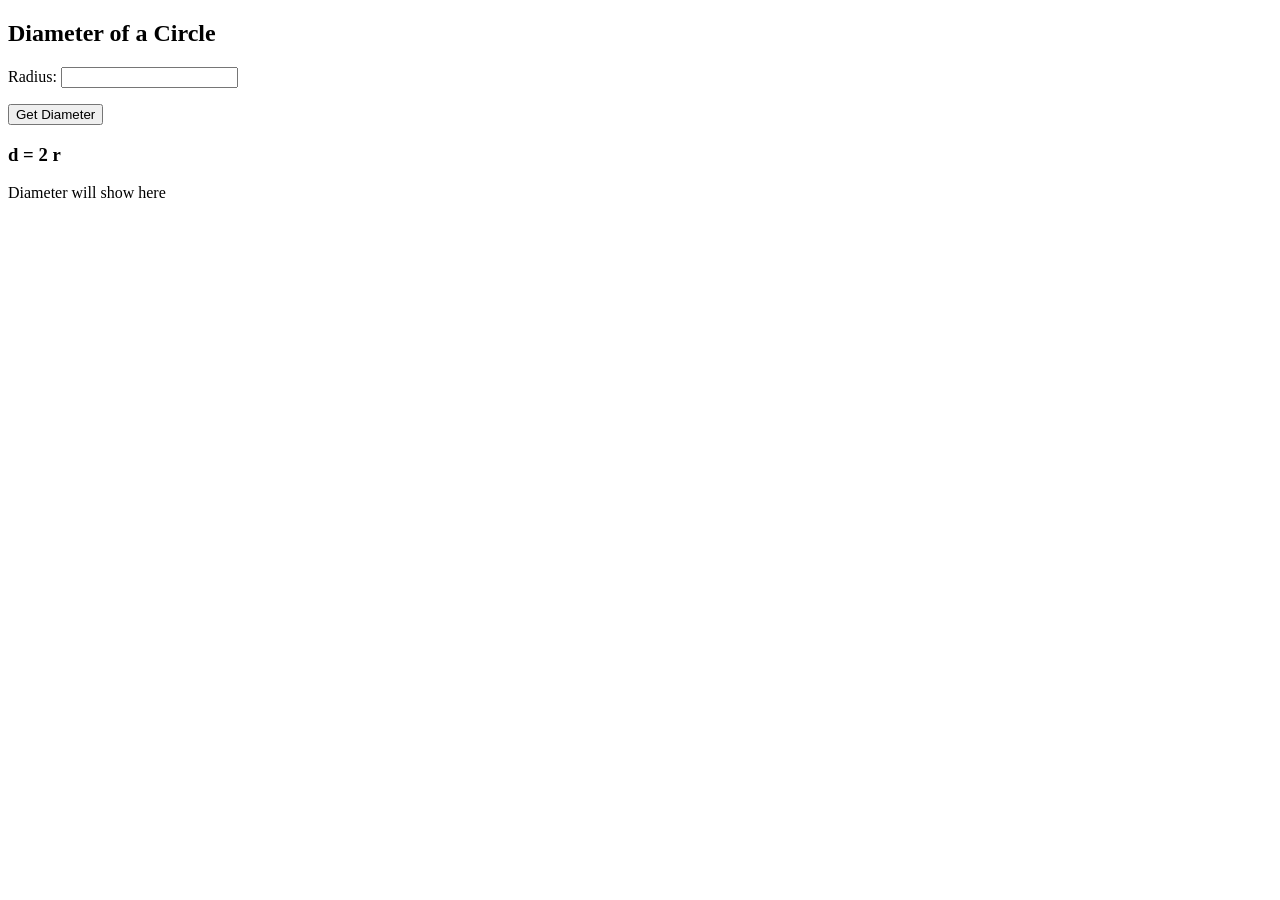
<file: diameter.html>
<!DOCTYPE html>
<html>
<head>
 <title> Diameter Formulas </title>
  <script> 
    function DiameterCircle() {
      let radius = document.getElementById("radiusInput").value;
      let diameter = 2 * radius;
      document.getElementById("demo").innerHTML = "Diameter:" + diameter;
    }
  </script>
</head>
<body>
  <h2> Diameter of a Circle</h2>
  <p> Radius: <input type="text" id="radiusInput"> </p>
  <button type="button" onclick="DiameterCircle() ">Get Diameter</button>

  <h3> d = 2 r</h3>
  <p id="demo"> Diameter will show here </p>
</body>
</html>
</file>
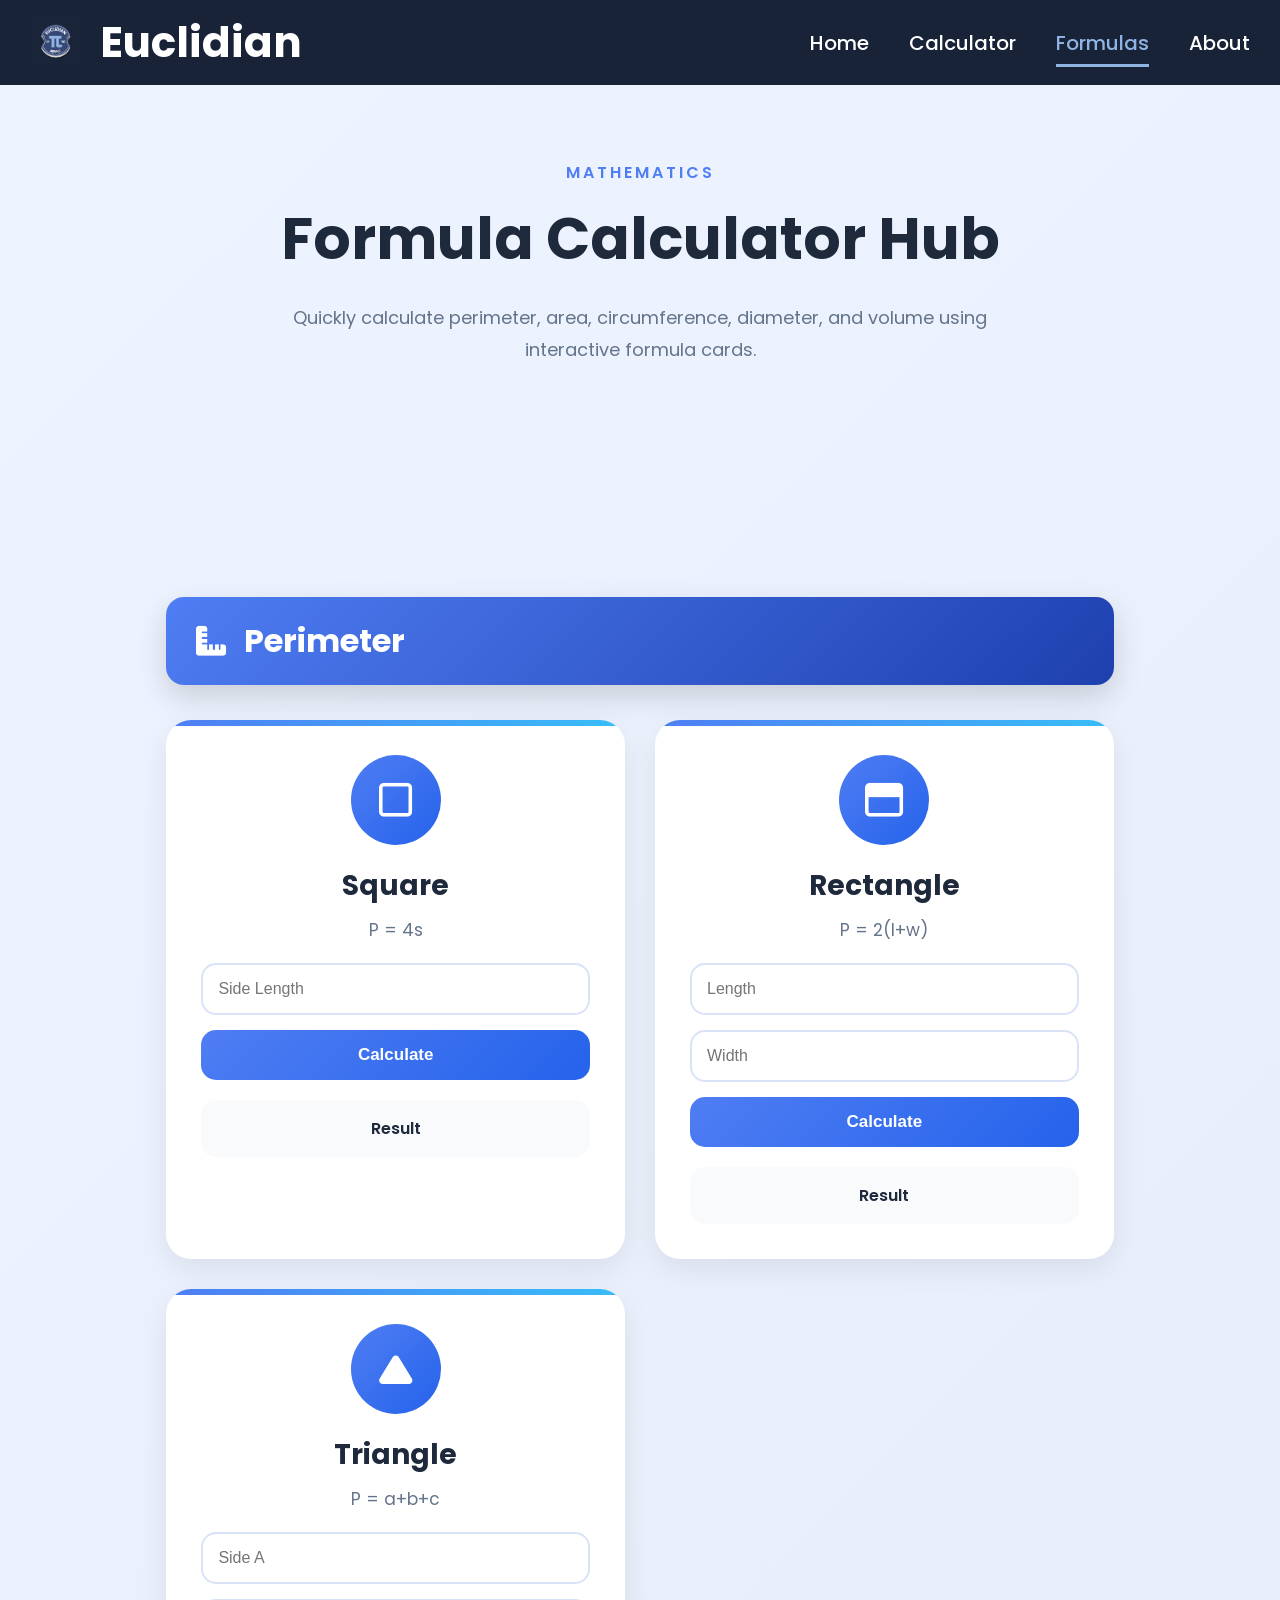
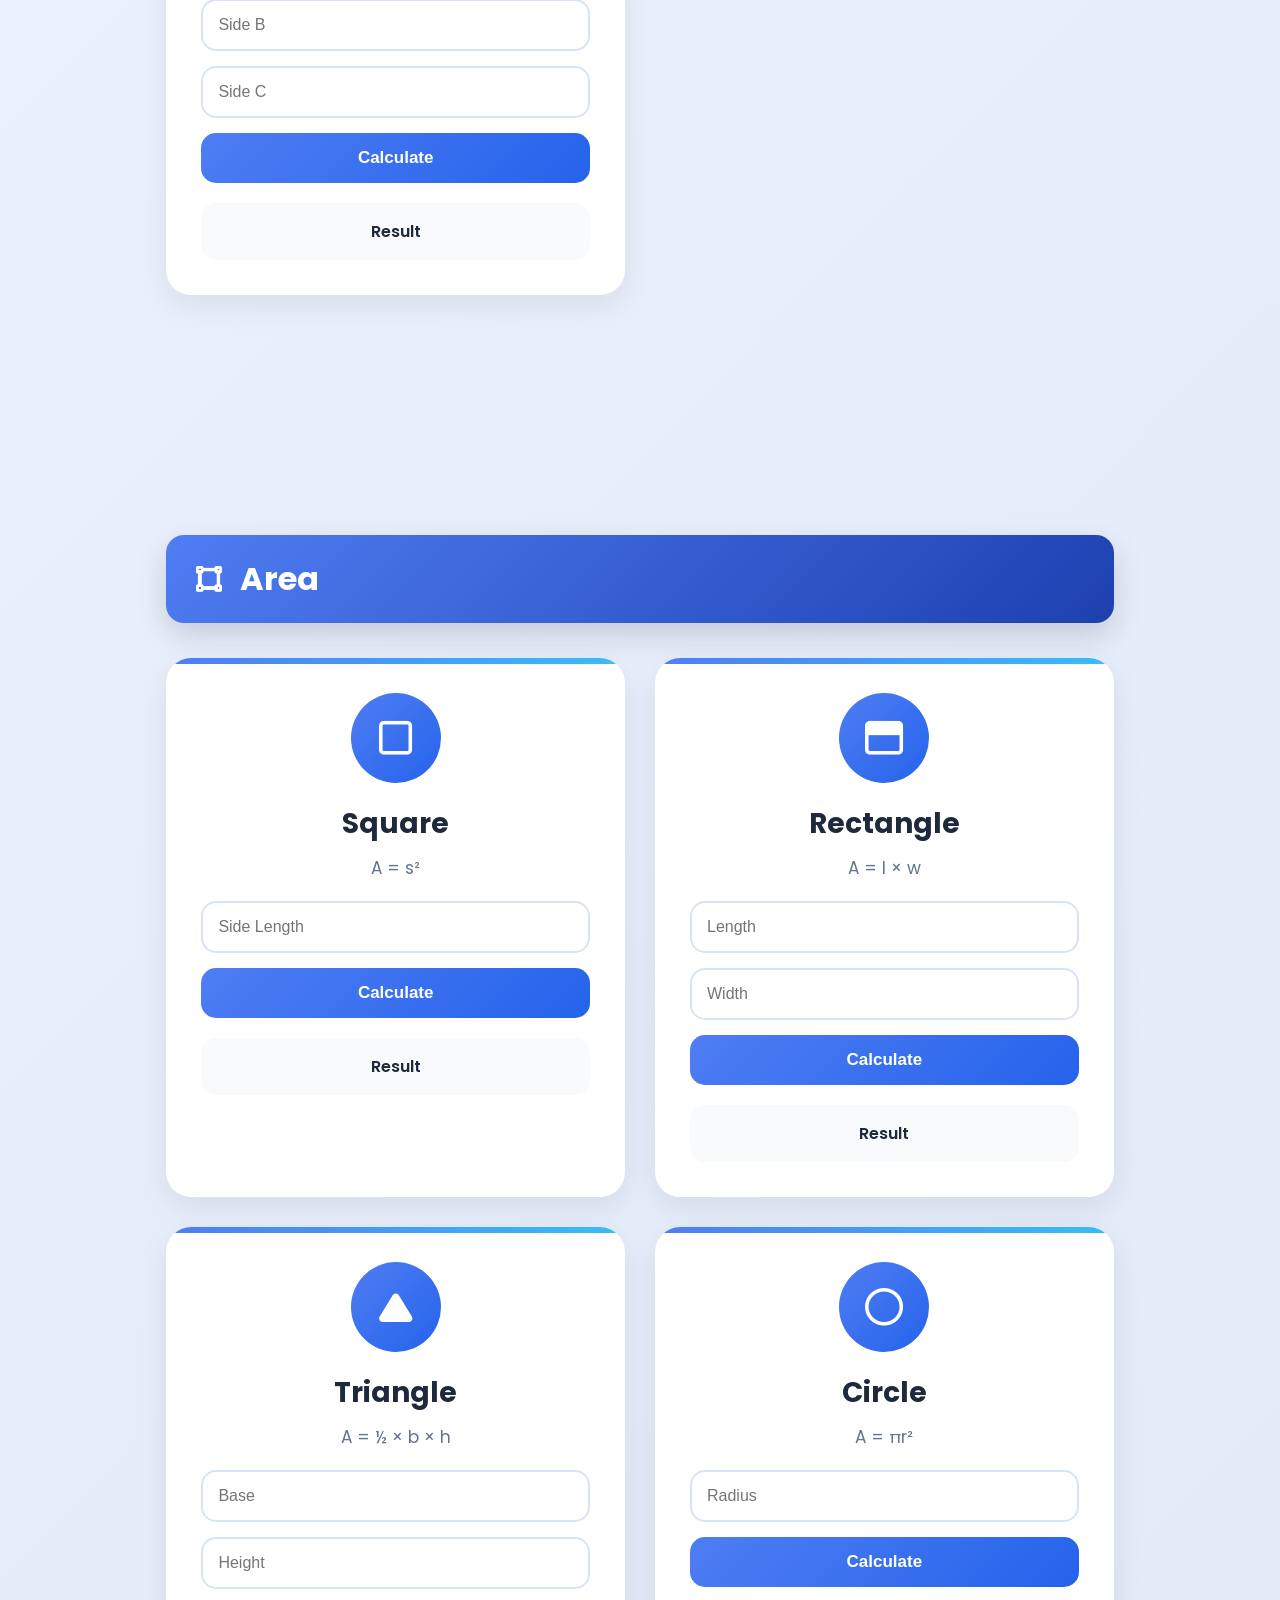
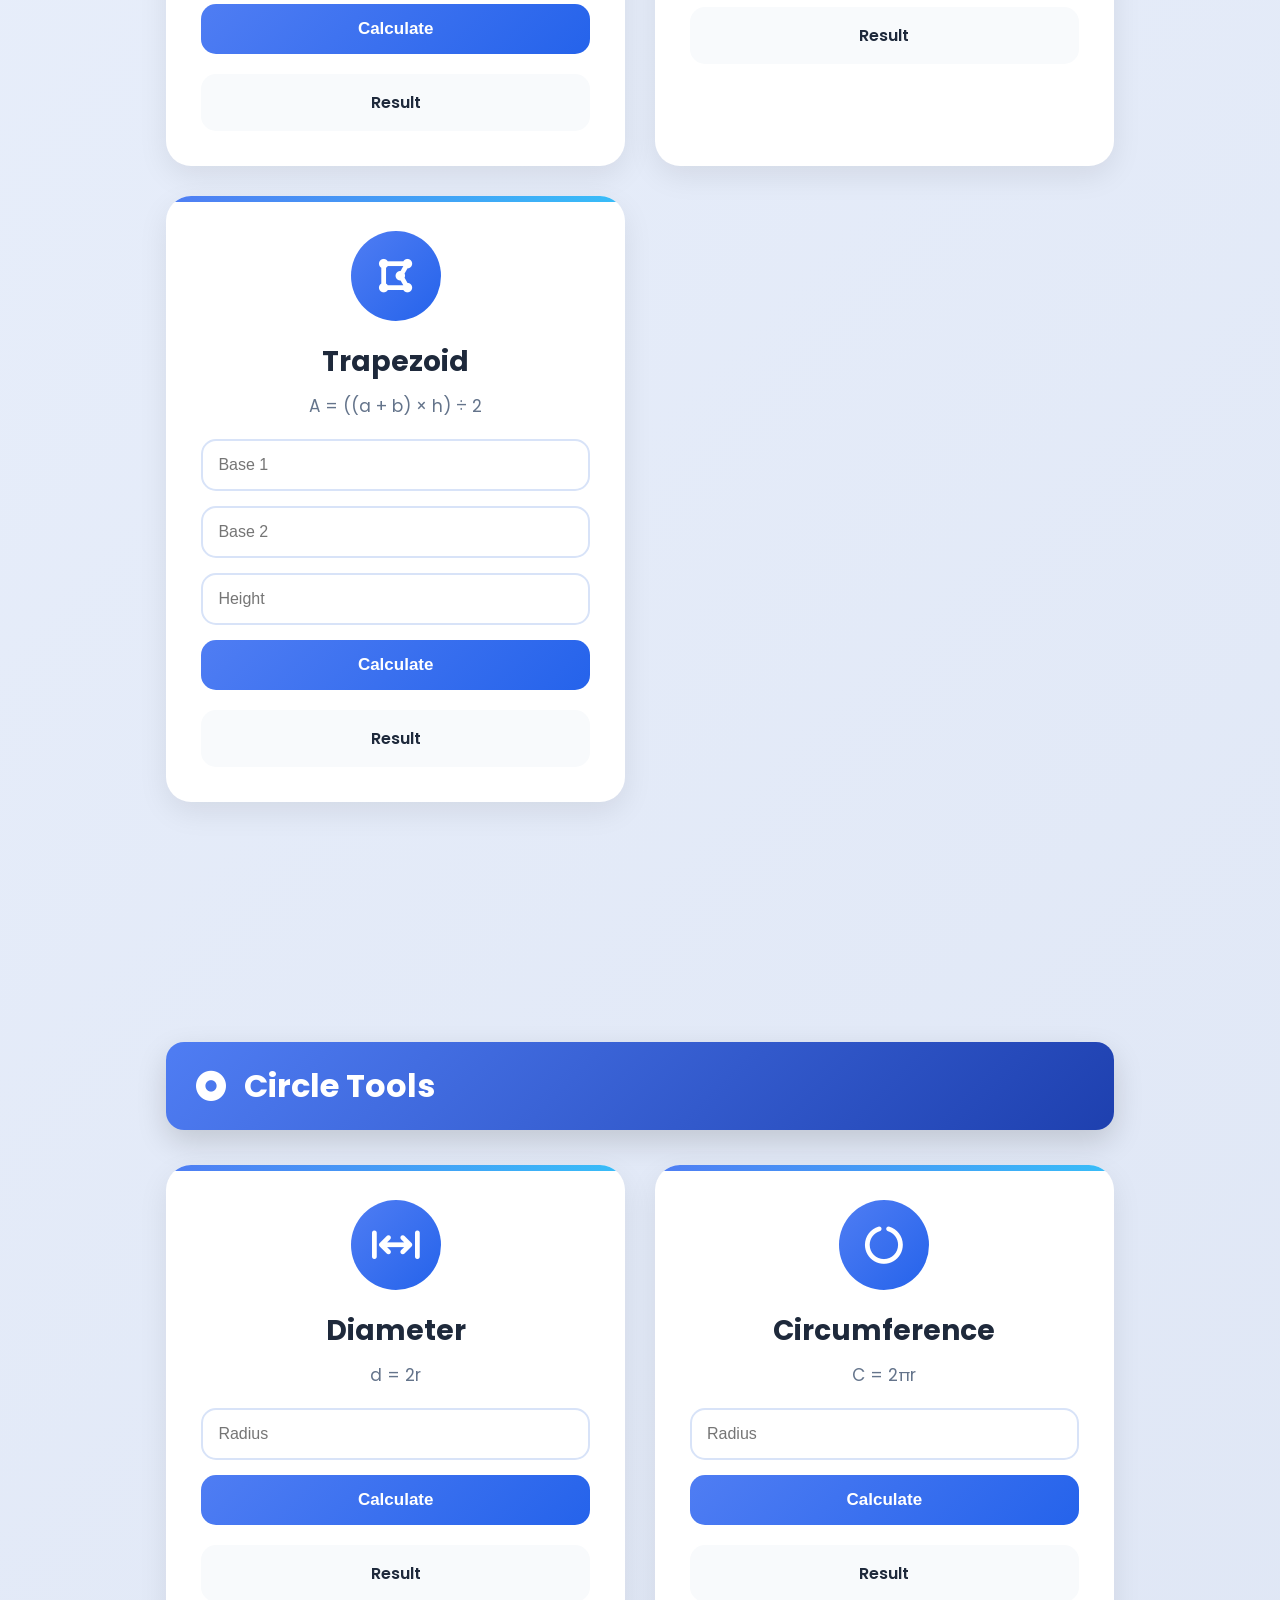
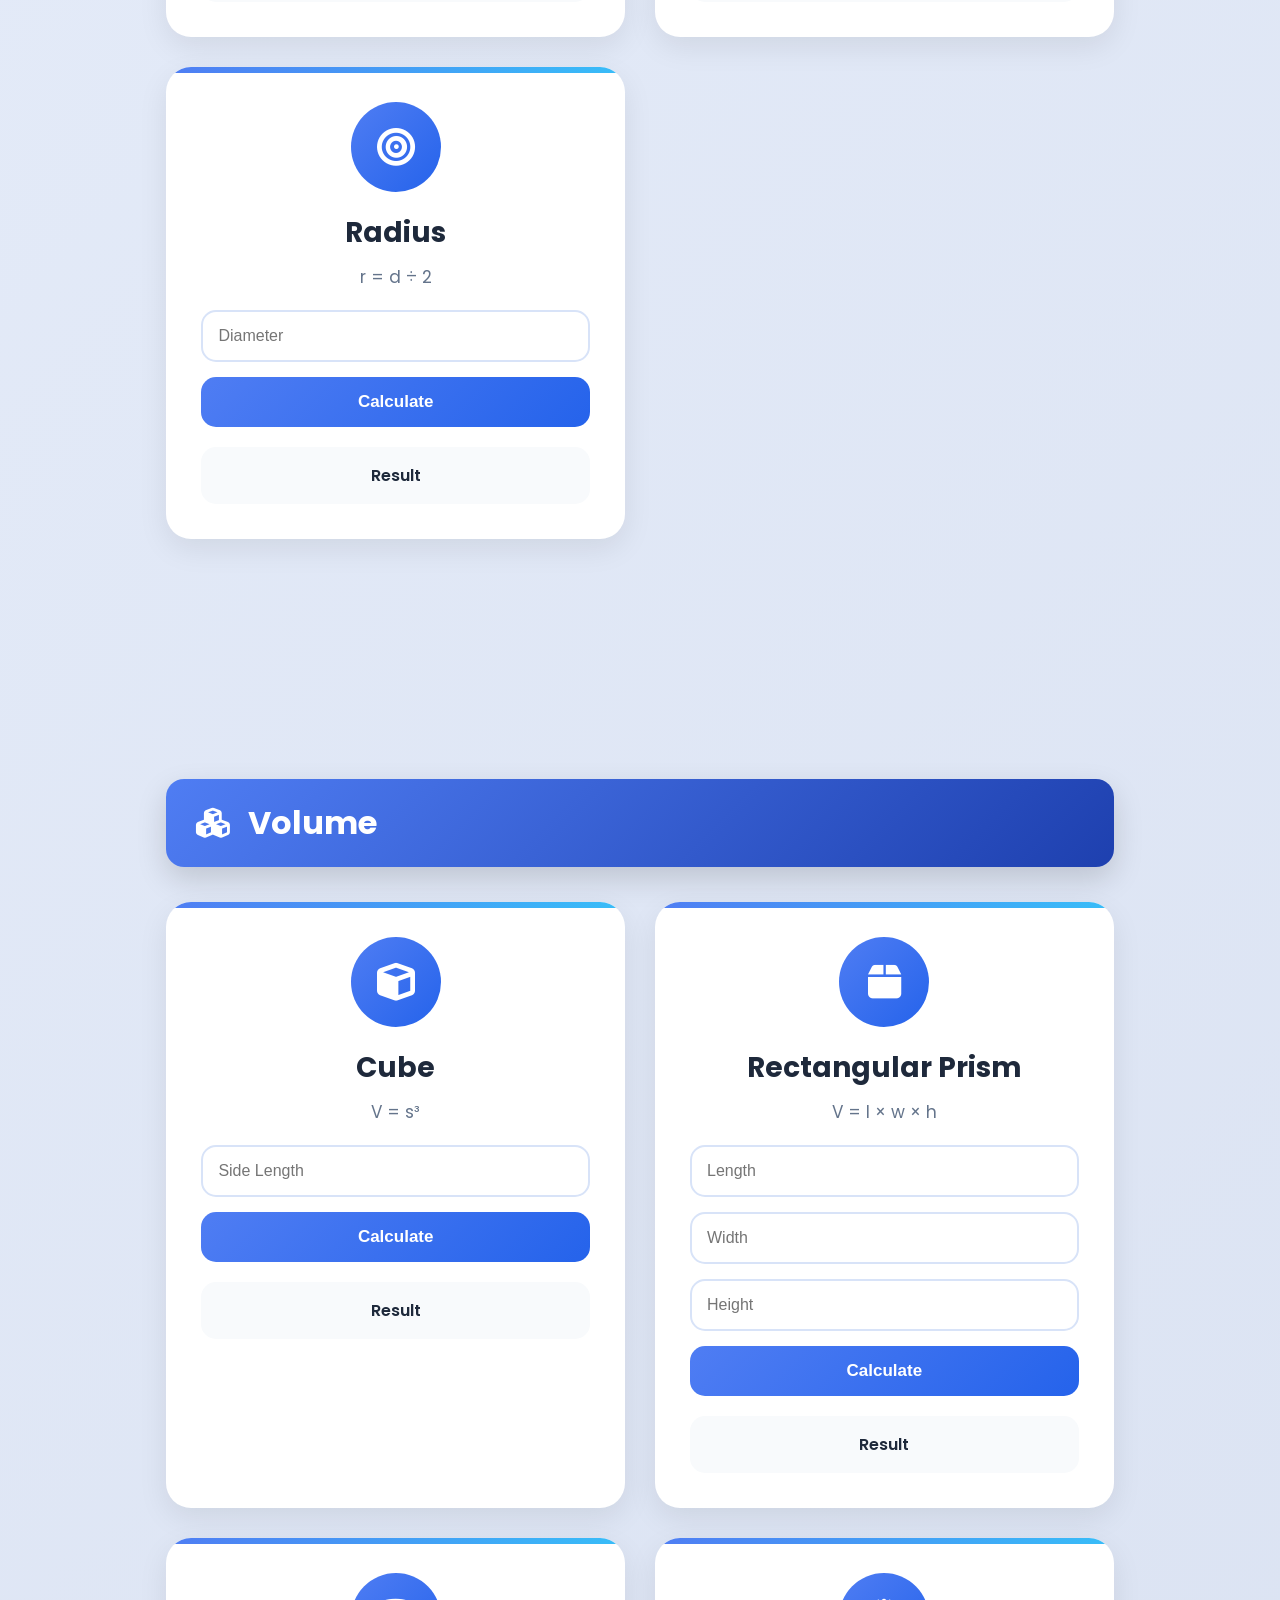
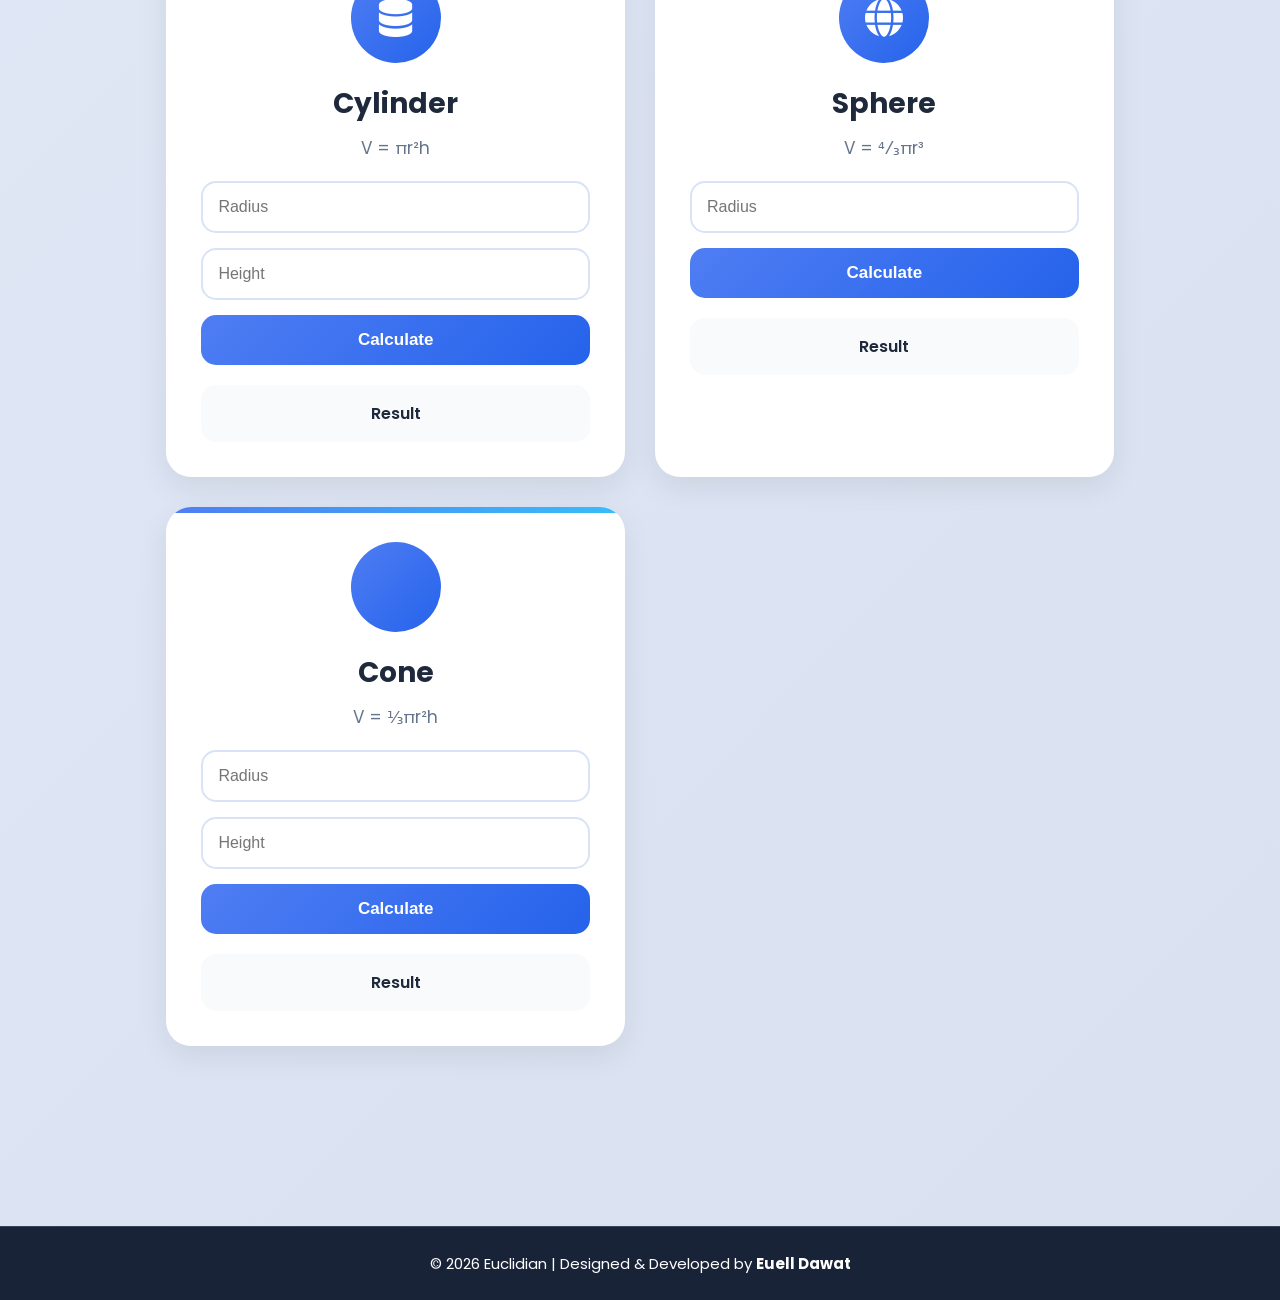
<file: formulas.html>
<!DOCTYPE html>
<html lang="en">

<head>

<meta charset="UTF-8">

<meta name="viewport" content="width=device-width, initial-scale=1.0">

<title>Euclidian | Formula Calculator Hub</title>

<link rel="stylesheet" href="style.css">

<link rel="preconnect" href="https://fonts.googleapis.com">

<link rel="preconnect" href="https://fonts.gstatic.com" crossorigin>

<link href="https://fonts.googleapis.com/css2?family=Poppins:wght@300;400;500;600;700;800&display=swap" rel="stylesheet">

<link rel="stylesheet"
href="https://cdnjs.cloudflare.com/ajax/libs/font-awesome/6.7.2/css/all.min.css">

</head>

<body>

<!--================ NAVIGATION ================-->

<header>

<nav class="navbar">

<div class="logo">

<img src="maze.jpg">

<h2> Euclidian </h2>

</div>

<ul class="nav-links">

<li><a href="index.html">Home</a></li>

<li><a href="calculator.html">Calculator</a></li>

<li><a href="formulas.html" class="active">Formulas</a></li>

<li><a href="about.html">About</a></li>

</ul>

</nav>

</header>

<!--================ HERO ================-->

<section class="formula-hero">

<h4>MATHEMATICS</h4>

<h1>Formula Calculator Hub</h1>

<p>

Quickly calculate perimeter, area, circumference, diameter, and volume using interactive formula cards.

</p>

</section>

<!--================ PERIMETER ================-->

<section class="formula-container">

<div class="formula-heading">

<i class="fa-solid fa-ruler-combined"></i>

<h2>Perimeter</h2>

</div>

<div class="formula-grid">

<!-- Square -->

<div class="formula-card">

<div class="formula-icon">

<i class="fa-regular fa-square"></i>

</div>

<h3>Square</h3>

<p>P = 4s</p>

<input
type="number"
placeholder="Side Length"
id="squarePerimeter">

<button onclick="squarePerimeter()">

Calculate

</button>

<div
class="result"
id="squarePerimeterResult">

Result

</div>

</div>

<!-- Rectangle -->

<div class="formula-card">

<div class="formula-icon">

<i class="fa-regular fa-window-maximize"></i>

</div>

<h3>Rectangle</h3>

<p>P = 2(l+w)</p>

<input
type="number"
placeholder="Length"
id="rectangleLengthP">

<input
type="number"
placeholder="Width"
id="rectangleWidthP">

<button onclick="rectanglePerimeter()">

Calculate

</button>

<div
class="result"
id="rectanglePerimeterResult">

Result

</div>

</div>

<!-- Triangle -->

<div class="formula-card">

<div class="formula-icon">

<i class="fa-solid fa-play fa-rotate-270"></i>

</div>

<h3>Triangle</h3>

<p>P = a+b+c</p>

<input
type="number"
placeholder="Side A"
id="triangleA">

<input
type="number"
placeholder="Side B"
id="triangleB">

<input
type="number"
placeholder="Side C"
id="triangleC">

<button onclick="trianglePerimeter()">

Calculate

</button>

<div
class="result"
id="trianglePerimeterResult">

Result

</div>

</div>

</div>

</section>

<!--================ AREA ================-->

<section class="formula-container">

    <div class="formula-heading">

        <i class="fa-solid fa-vector-square"></i>

        <h2>Area</h2>

    </div>

    <div class="formula-grid">

        <!-- Square -->

        <div class="formula-card">

            <div class="formula-icon">

                <i class="fa-regular fa-square"></i>

            </div>

            <h3>Square</h3>

            <p>A = s²</p>

            <input
            type="number"
            id="squareArea"
            placeholder="Side Length">

            <button onclick="squareArea()">

                Calculate

            </button>

            <div
            class="result"
            id="squareAreaResult">

                Result

            </div>

        </div>

        <!-- Rectangle -->

        <div class="formula-card">

            <div class="formula-icon">

                <i class="fa-regular fa-window-maximize"></i>

            </div>

            <h3>Rectangle</h3>

            <p>A = l × w</p>

            <input
            type="number"
            id="rectangleLengthA"
            placeholder="Length">

            <input
            type="number"
            id="rectangleWidthA"
            placeholder="Width">

            <button onclick="rectangleArea()">

                Calculate

            </button>

            <div
            class="result"
            id="rectangleAreaResult">

                Result

            </div>

        </div>

        <!-- Triangle -->

        <div class="formula-card">

            <div class="formula-icon">

                <i class="fa-solid fa-play fa-rotate-270"></i>

            </div>

            <h3>Triangle</h3>

            <p>A = ½ × b × h</p>

            <input
            type="number"
            id="triangleBase"
            placeholder="Base">

            <input
            type="number"
            id="triangleHeight"
            placeholder="Height">

            <button onclick="triangleArea()">

                Calculate

            </button>

            <div
            class="result"
            id="triangleAreaResult">

                Result

            </div>

        </div>

        <!-- Circle -->

        <div class="formula-card">

            <div class="formula-icon">

                <i class="fa-regular fa-circle"></i>

            </div>

            <h3>Circle</h3>

            <p>A = πr²</p>

            <input
            type="number"
            id="circleRadiusArea"
            placeholder="Radius">

            <button onclick="circleArea()">

                Calculate

            </button>

            <div
            class="result"
            id="circleAreaResult">

                Result

            </div>

        </div>

        <!-- Trapezoid -->

        <div class="formula-card">

            <div class="formula-icon">

                <i class="fa-solid fa-draw-polygon"></i>

            </div>

            <h3>Trapezoid</h3>

            <p>A = ((a + b) × h) ÷ 2</p>

            <input
            type="number"
            id="trapBase1"
            placeholder="Base 1">

            <input
            type="number"
            id="trapBase2"
            placeholder="Base 2">

            <input
            type="number"
            id="trapHeight"
            placeholder="Height">

            <button onclick="trapezoidArea()">

                Calculate

            </button>

            <div
            class="result"
            id="trapezoidAreaResult">

                Result

            </div>

        </div>

    </div>

</section>

<!--================ CIRCLE TOOLS ================-->

<section class="formula-container">

    <div class="formula-heading">

        <i class="fa-solid fa-circle-dot"></i>

        <h2>Circle Tools</h2>

    </div>

    <div class="formula-grid">

        <!-- Diameter -->

        <div class="formula-card">

            <div class="formula-icon">

                <i class="fa-solid fa-arrows-left-right-to-line"></i>

            </div>

            <h3>Diameter</h3>

            <p>d = 2r</p>

            <input
            type="number"
            id="diameterRadius"
            placeholder="Radius">

            <button onclick="calculateDiameter()">

                Calculate

            </button>

            <div
            class="result"
            id="diameterResult">

                Result

            </div>

        </div>

        <!-- Circumference -->

        <div class="formula-card">

            <div class="formula-icon">

                <i class="fa-solid fa-circle-notch"></i>

            </div>

            <h3>Circumference</h3>

            <p>C = 2πr</p>

            <input
            type="number"
            id="circRadius"
            placeholder="Radius">

            <button onclick="calculateCircumference()">

                Calculate

            </button>

            <div
            class="result"
            id="circumferenceResult">

                Result

            </div>

        </div>

        <!-- Radius -->

        <div class="formula-card">

            <div class="formula-icon">

                <i class="fa-solid fa-bullseye"></i>

            </div>

            <h3>Radius</h3>

            <p>r = d ÷ 2</p>

            <input
            type="number"
            id="radiusDiameter"
            placeholder="Diameter">

            <button onclick="calculateRadius()">

                Calculate

            </button>

            <div
            class="result"
            id="radiusResult">

                Result

            </div>

        </div>

    </div>

</section>

<!--================ VOLUME ================-->

<section class="formula-container">

    <div class="formula-heading">

        <i class="fa-solid fa-cubes"></i>

        <h2>Volume</h2>

    </div>

    <div class="formula-grid">

        <!-- Cube -->

        <div class="formula-card">

            <div class="formula-icon">

                <i class="fa-solid fa-cube"></i>

            </div>

            <h3>Cube</h3>

            <p>V = s³</p>

            <input
            type="number"
            id="cubeSide"
            placeholder="Side Length">

            <button onclick="calculateCube()">

                Calculate

            </button>

            <div
            class="result"
            id="cubeResult">

                Result

            </div>

        </div>

        <!-- Rectangular Prism -->

        <div class="formula-card">

            <div class="formula-icon">

                <i class="fa-solid fa-box"></i>

            </div>

            <h3>Rectangular Prism</h3>

            <p>V = l × w × h</p>

            <input type="number" id="prismLength" placeholder="Length">

            <input type="number" id="prismWidth" placeholder="Width">

            <input type="number" id="prismHeight" placeholder="Height">

            <button onclick="calculatePrism()">

                Calculate

            </button>

            <div
            class="result"
            id="prismResult">

                Result

            </div>

        </div>

        <!-- Cylinder -->

        <div class="formula-card">

            <div class="formula-icon">

                <i class="fa-solid fa-database"></i>

            </div>

            <h3>Cylinder</h3>

            <p>V = πr²h</p>

            <input type="number" id="cylinderRadius" placeholder="Radius">

            <input type="number" id="cylinderHeight" placeholder="Height">

            <button onclick="calculateCylinder()">

                Calculate

            </button>

            <div
            class="result"
            id="cylinderResult">

                Result

            </div>

        </div>

        <!-- Sphere -->

        <div class="formula-card">

            <div class="formula-icon">

                <i class="fa-solid fa-globe"></i>

            </div>

            <h3>Sphere</h3>

            <p>V = ⁴⁄₃πr³</p>

            <input type="number" id="sphereRadius" placeholder="Radius">

            <button onclick="calculateSphere()">

                Calculate

            </button>

            <div
            class="result"
            id="sphereResult">

                Result

            </div>

        </div>

        <!-- Cone -->

        <div class="formula-card">

            <div class="formula-icon">

                <i class="fa-solid fa-traffic-cone"></i>

            </div>

            <h3>Cone</h3>

            <p>V = ⅓πr²h</p>

            <input type="number" id="coneRadius" placeholder="Radius">

            <input type="number" id="coneHeight" placeholder="Height">

            <button onclick="calculateCone()">

                Calculate

            </button>

            <div
            class="result"
            id="coneResult">

                Result

            </div>

        </div>

    </div>

</section>

<footer>

    <div class="footer-bottom">

        © 2026 Euclidian | Designed & Developed by <strong>Euell Dawat</strong>

    </div>

</footer>

<script src="script.js"></script>

</body>

</html>
</file>
<file: style.css>
/*==================================================
                    GOOGLE FONT
==================================================*/

@import url('https://fonts.googleapis.com/css2?family=Poppins:wght@300;400;500;600;700;800&display=swap');

/*==================================================
                    RESET
==================================================*/

*{
    margin:0;
    padding:0;
    box-sizing:border-box;
}

html{
    scroll-behavior:smooth;
}

body{

    font-family:'Poppins',sans-serif;

    background:linear-gradient(135deg,#EEF4FF,#D9E1F1);

    color:#192338;

    overflow-x:hidden;

}

/*==================================================
                    VARIABLES
==================================================*/

:root{

    --primary:#31487A;
    --secondary:#192338;
    --accent:#8FB3E2;

    --white:#FFFFFF;

    --light:#EEF4FF;

    --gray:#556B8E;

}

/*==================================================
                DEFAULT ELEMENTS
==================================================*/

img{

    max-width:100%;

    display:block;

}

a{

    text-decoration:none;

}

ul{

    list-style:none;

}

section{

    padding:80px 8%;

}

/*==================================================
                    NAVBAR
==================================================*/

header{

    position:fixed;

    top:0;

    left:0;

    width:100%;

    z-index:9999;

    background:var(--secondary);

}

.navbar{

    max-width:1300px;

    height:85px;

    margin:auto;

    display:flex;

    justify-content:space-between;

    align-items:center;

    padding:0 30px;

}

/*==================================================
                    LOGO
==================================================*/

.logo{

    display:flex;

    align-items:center;

    gap:15px;

}

.logo img{

    width:55px;

    height:55px;

    object-fit:contain;

}

.logo h2{

    color:white;

    font-size:42px;

    font-weight:700;

}

/*==================================================
                NAVIGATION LINKS
==================================================*/

.nav-links{

    display:flex;

    align-items:center;

    gap:40px;

}

.nav-links a{

    color:white;

    font-size:20px;

    font-weight:500;

    transition:.3s;

    position:relative;

}

.nav-links a:hover{

    color:var(--accent);

}

.nav-links a.active{

    color:var(--accent);

}

.nav-links a::after{

    content:"";

    position:absolute;

    left:0;

    bottom:-10px;

    width:0;

    height:3px;

    background:var(--accent);

    transition:.3s;

}

.nav-links a:hover::after,

.nav-links a.active::after{

    width:100%;

}

/*==================================================
                COMMON BUTTON
==================================================*/

.btn-primary{

    display:inline-block;

    background:var(--primary);

    color:white;

    padding:15px 35px;

    border-radius:15px;

    font-weight:600;

    transition:.3s;

}

.btn-primary:hover{

    background:var(--secondary);

    transform:translateY(-4px);

}

/*==================================================
            PAGE TITLE (Reusable)
==================================================*/

.page-title{

    padding-top:160px;

    text-align:center;

}

.page-title h1{

    font-size:56px;

    color:var(--secondary);

    margin-bottom:15px;

}

.page-title p{

    color:var(--gray);

    font-size:18px;

}

/*==================================================
                RESPONSIVE NAVBAR
==================================================*/

@media(max-width:900px){

.logo h2{

    font-size:30px;

}

.nav-links{

    gap:20px;

}

.nav-links a{

    font-size:17px;

}

}

@media(max-width:700px){

.navbar{

    flex-direction:column;

    justify-content:center;

    height:130px;

    gap:15px;

}

header{

    position:relative;

}

.page-title{

    padding-top:60px;

}

}

/*==================================================
                    HERO SECTION
==================================================*/

.hero{

    min-height:100vh;

    display:flex;

    align-items:center;

    justify-content:space-between;

    gap:60px;

    padding:140px 8% 80px;

}

.hero-text{

    flex:1;

}

.hero-text h4{

    color:var(--primary);

    font-size:18px;

    letter-spacing:3px;

    margin-bottom:15px;

}

.hero-text h1{

    font-size:64px;

    line-height:1.2;

    color:var(--secondary);

    margin-bottom:20px;

}

.hero-text p{

    font-size:18px;

    color:var(--gray);

    line-height:1.8;

    margin-bottom:35px;

    max-width:600px;

}

.hero-buttons{

    display:flex;

    gap:20px;

    flex-wrap:wrap;

}

.btn-secondary{

    display:inline-block;

    background:transparent;

    border:2px solid var(--primary);

    color:var(--primary);

    padding:15px 35px;

    border-radius:15px;

    font-weight:600;

    transition:.3s;

}

.btn-secondary:hover{

    background:var(--primary);

    color:white;

}

.hero-image{

    flex:1;

    display:flex;

    justify-content:center;

    align-items:center;

}

.hero-image img{

    width:100%;

    max-width:500px;

    animation:float 4s ease-in-out infinite;

}

/*==================================================
                FLOAT ANIMATION
==================================================*/

@keyframes float{

    0%{

        transform:translateY(0);

    }

    50%{

        transform:translateY(-15px);

    }

    100%{

        transform:translateY(0);

    }

}

/*==================================================
                FEATURES
==================================================*/

.features{

    max-width:1200px;

    margin:auto;

}

.section-heading{

    text-align:center;

    margin-bottom:60px;

}

.section-heading h2{

    font-size:46px;

    margin-bottom:15px;

    color:var(--secondary);

}

.section-heading p{

    color:var(--gray);

    font-size:18px;

}

.feature-grid{

    display:grid;

    grid-template-columns:repeat(auto-fit,minmax(250px,1fr));

    gap:30px;

}

.feature-card{

    background:white;

    border-radius:25px;

    padding:35px;

    text-align:center;

    box-shadow:0 15px 35px rgba(0,0,0,.08);

    transition:.35s;

}

.feature-card:hover{

    transform:translateY(-10px);

    box-shadow:0 20px 40px rgba(49,72,122,.18);

}

.feature-card i{

    font-size:55px;

    color:var(--primary);

    margin-bottom:20px;

}

.feature-card h3{

    margin-bottom:15px;

    color:var(--secondary);

}

.feature-card p{

    color:var(--gray);

    line-height:1.7;

}

/*==================================================
                STATISTICS
==================================================*/

.statistics{

    max-width:1200px;

    margin:80px auto;

    display:grid;

    grid-template-columns:repeat(auto-fit,minmax(220px,1fr));

    gap:25px;

}

.stat-card{

    background:linear-gradient(135deg,var(--primary),var(--secondary));

    color:white;

    border-radius:25px;

    padding:40px;

    text-align:center;

    transition:.35s;

}

.stat-card:hover{

    transform:translateY(-8px);

}

.stat-card h2{

    font-size:48px;

    margin-bottom:10px;

}

.stat-card p{

    opacity:.9;

}

/*==================================================
                CALL TO ACTION
==================================================*/

.cta{

    max-width:1100px;

    margin:100px auto;

    text-align:center;

    background:linear-gradient(135deg,var(--primary),var(--secondary));

    color:white;

    border-radius:30px;

    padding:70px 40px;

}

.cta h2{

    font-size:42px;

    margin-bottom:20px;

}

.cta p{

    max-width:700px;

    margin:0 auto 30px;

    line-height:1.8;

}

/*==================================================
                RESPONSIVE HOME
==================================================*/

@media(max-width:900px){

.hero{

    flex-direction:column;

    text-align:center;

}

.hero-text h1{

    font-size:48px;

}

.hero-buttons{

    justify-content:center;

}

.hero-image{

    margin-top:30px;

}

}

@media(max-width:600px){

.hero-text h1{

    font-size:38px;

}

.section-heading h2{

    font-size:34px;

}

.cta h2{

    font-size:32px;

}

}

/*==================================================
                CALCULATOR PAGE
==================================================*/

.calculator-hero{

    text-align:center;

    padding:150px 8% 50px;

}

.calculator-hero h4{

    color:var(--primary);

    letter-spacing:3px;

    margin-bottom:10px;

}

.calculator-hero h1{

    font-size:52px;

    color:var(--secondary);

    margin-bottom:15px;

}

.calculator-hero p{

    color:var(--gray);

    font-size:18px;

}

/*==================================================
            CALCULATOR LAYOUT
==================================================*/

.calculator-section{

    max-width:1200px;

    margin:auto;

    display:grid;

    grid-template-columns:2fr 1fr;

    gap:40px;

    align-items:start;

}

/*==================================================
            CALCULATOR CARD
==================================================*/

.calculator-card{

    background:rgba(255,255,255,.9);

    backdrop-filter:blur(15px);

    border-radius:30px;

    padding:30px;

    box-shadow:0 15px 35px rgba(0,0,0,.08);

}

/*==================================================
                DISPLAY
==================================================*/

#display{

    width:100%;

    height:85px;

    border:none;

    outline:none;

    border-radius:20px;

    background:var(--secondary);

    color:white;

    font-size:34px;

    text-align:right;

    padding:20px;

    margin-bottom:25px;

}

/*==================================================
            BUTTON GRID
==================================================*/

.calculator-buttons{

    display:grid;

    grid-template-columns:repeat(4,1fr);

    gap:18px;

}

.calculator-buttons button{

    border:none;

    border-radius:18px;

    padding:20px;

    font-size:22px;

    font-weight:600;

    cursor:pointer;

    background:var(--light);

    color:var(--secondary);

    transition:.3s;

}

.calculator-buttons button:hover{

    transform:translateY(-5px);

    background:#DCE7FF;

}

.calculator-buttons button:active{

    transform:scale(.95);

}

/*==================================================
            OPERATOR BUTTONS
==================================================*/

.operator{

    background:var(--primary)!important;

    color:white!important;

}

.operator:hover{

    background:var(--secondary)!important;

}

/*==================================================
                EQUAL BUTTON
==================================================*/

.equal{

    background:var(--accent)!important;

    color:var(--secondary)!important;

    font-size:28px;

}

.equal:hover{

    background:#75A3E8!important;

}

/*==================================================
                TIPS CARD
==================================================*/

.tips-card{

    background:white;

    border-radius:30px;

    padding:30px;

    box-shadow:0 15px 35px rgba(0,0,0,.08);

}

.tips-card h2{

    margin-bottom:20px;

    color:var(--secondary);

}

.tips-card h2 i{

    color:gold;

    margin-right:8px;

}

.tips-card ul{

    display:flex;

    flex-direction:column;

    gap:15px;

}

.tips-card li{

    color:var(--gray);

    font-size:17px;

}

/*==================================================
            CALCULATOR RESPONSIVE
==================================================*/

@media(max-width:900px){

.calculator-section{

    grid-template-columns:1fr;

}

}

@media(max-width:600px){

.calculator-hero h1{

    font-size:38px;

}

#display{

    font-size:28px;

}

.calculator-buttons button{

    padding:15px;

    font-size:18px;

}

}
/*==================================================
            FORMULA CALCULATOR HUB
==================================================*/

.formula-hero{

    padding:160px 8% 70px;

    text-align:center;

}

.formula-hero h4{

    color:#4F7DF3;

    letter-spacing:3px;

    font-weight:600;

    margin-bottom:10px;

}

.formula-hero h1{

    font-size:58px;

    color:#1E293B;

    margin-bottom:20px;

}

.formula-hero p{

    max-width:700px;

    margin:auto;

    color:#64748B;

    line-height:1.8;

    font-size:18px;

}

/*========================================*/

.formula-container{

    width:90%;

    max-width:1300px;

    margin:80px auto;

}

/*========================================*/

.formula-heading{

    display:flex;

    align-items:center;

    gap:18px;

    background:linear-gradient(135deg,#4F7DF3,#1E40AF);

    color:white;

    padding:20px 30px;

    border-radius:18px;

    margin-bottom:35px;

    box-shadow:0 12px 30px rgba(0,0,0,.15);

}

.formula-heading i{

    font-size:30px;

}

.formula-heading h2{

    font-size:32px;

}

/*========================================*/

.formula-grid{

    display:grid;

    grid-template-columns:repeat(auto-fit,minmax(320px,1fr));

    gap:30px;

}

/*========================================*/

.formula-card{

    background:white;

    border-radius:25px;

    padding:35px;

    text-align:center;

    box-shadow:0 10px 30px rgba(0,0,0,.08);

    transition:.35s;

    position:relative;

    overflow:hidden;

}

.formula-card:hover{

    transform:translateY(-10px);

    box-shadow:0 18px 40px rgba(79,125,243,.25);

}

/*========================================*/

.formula-card::before{

    content:"";

    position:absolute;

    top:0;

    left:0;

    width:100%;

    height:6px;

    background:linear-gradient(90deg,#4F7DF3,#38BDF8);

}

/*========================================*/

.formula-icon{

    width:90px;

    height:90px;

    margin:auto;

    margin-bottom:20px;

    border-radius:50%;

    display:flex;

    justify-content:center;

    align-items:center;

    background:linear-gradient(135deg,#4F7DF3,#2563EB);

    color:white;

    font-size:38px;

}

.formula-card h3{

    color:#1E293B;

    margin-bottom:10px;

    font-size:28px;

}

.formula-card p{

    color:#64748B;

    margin-bottom:20px;

    font-size:17px;

}

/*========================================*/

.formula-card input{

    width:100%;

    padding:15px;

    border:2px solid #D8E3F8;

    border-radius:15px;

    margin-bottom:15px;

    outline:none;

    font-size:16px;

    transition:.3s;

}

.formula-card input:focus{

    border-color:#4F7DF3;

    box-shadow:0 0 0 4px rgba(79,125,243,.15);

}

/*========================================*/

.formula-card button{

    width:100%;

    padding:15px;

    border:none;

    border-radius:15px;

    background:linear-gradient(135deg,#4F7DF3,#2563EB);

    color:white;

    font-size:17px;

    font-weight:600;

    cursor:pointer;

    transition:.3s;

}

.formula-card button:hover{

    transform:translateY(-3px);

    box-shadow:0 10px 25px rgba(79,125,243,.35);

}

/*========================================*/

.result{

    margin-top:20px;

    background:#F8FAFC;

    border-radius:15px;

    padding:16px;

    min-height:55px;

    display:flex;

    justify-content:center;

    align-items:center;

    color:#1E293B;

    font-weight:600;

}

/*========================================*/

@media(max-width:900px){

.formula-hero h1{

    font-size:45px;

}

}

@media(max-width:768px){

.formula-grid{

    grid-template-columns:1fr;

}

.formula-heading{

    justify-content:center;

    text-align:center;

}

}

@media(max-width:500px){

.formula-hero{

    padding-top:140px;

}

.formula-hero h1{

    font-size:35px;

}

.formula-card{

    padding:25px;

}

.formula-heading h2{

    font-size:26px;

}

}
/*==================================================
                    ABOUT PAGE
==================================================*/

.about-hero{

    text-align:center;

    padding:150px 8% 80px;

}

.about-hero h4{

    color:var(--primary);

    letter-spacing:3px;

    margin-bottom:10px;

}

.about-hero h1{

    font-size:54px;

    color:var(--secondary);

    margin-bottom:15px;

}

.about-hero p{

    max-width:700px;

    margin:auto;

    color:var(--gray);

    line-height:1.8;

    font-size:18px;

}

/*==================================================
                DEVELOPER CARD
==================================================*/

.developer-card{

    max-width:1100px;

    margin:0 auto 80px;

    display:flex;

    align-items:center;

    gap:40px;

    background:white;

    border-radius:30px;

    padding:40px;

    box-shadow:0 15px 35px rgba(0,0,0,.08);

}

.developer-image{

    flex:1;

    display:flex;

    justify-content:center;

}

.developer-image img{

    width:220px;

    height:220px;

    border-radius:50%;

    object-fit:cover;

    border:8px solid var(--accent);

}

.developer-info{

    flex:2;

}

.developer-info h2{

    font-size:36px;

    color:var(--secondary);

    margin-bottom:10px;

}

.developer-info h4{

    color:var(--primary);

    margin-bottom:20px;

}

.developer-info p{

    color:var(--gray);

    line-height:1.8;

}

/*==================================================
                MISSION & VISION
==================================================*/

.about-grid{

    max-width:1100px;

    margin:auto;

    display:grid;

    grid-template-columns:repeat(2,1fr);

    gap:30px;

}

.about-card{

    background:white;

    border-radius:25px;

    padding:35px;

    text-align:center;

    box-shadow:0 15px 35px rgba(0,0,0,.08);

    transition:.35s;

}

.about-card:hover{

    transform:translateY(-8px);

}

.about-card i{

    font-size:50px;

    color:var(--primary);

    margin-bottom:20px;

}

.about-card h3{

    margin-bottom:15px;

    color:var(--secondary);

}

.about-card p{

    color:var(--gray);

    line-height:1.7;

}

/*==================================================
                PROJECT SECTION
==================================================*/

.project-section{

    max-width:1100px;

    margin:80px auto;

    background:white;

    border-radius:30px;

    padding:50px;

    box-shadow:0 15px 35px rgba(0,0,0,.08);

}

.project-section h2{

    text-align:center;

    margin-bottom:25px;

    color:var(--secondary);

}

.project-section p{

    text-align:center;

    color:var(--gray);

    line-height:1.9;

}

/*==================================================
                REFLECTION
==================================================*/

.reflection{

    max-width:1100px;

    margin:80px auto;

    background:linear-gradient(135deg,var(--primary),var(--secondary));

    color:white;

    border-radius:30px;

    padding:50px;

}

.reflection h2{

    text-align:center;

    margin-bottom:25px;

}

.reflection p{

    text-align:center;

    line-height:2;

    font-size:17px;

}

/*==================================================
                RESPONSIVE
==================================================*/

@media(max-width:900px){

.developer-card{

    flex-direction:column;

    text-align:center;

}

.about-grid{

    grid-template-columns:1fr;

}

}

@media(max-width:600px){

.about-hero h1{

    font-size:40px;

}

.developer-image img{

    width:180px;

    height:180px;

}

.project-section,

.reflection{

    padding:30px;

}

}
/*==================================================
                    FOOTER
==================================================*/

footer{

    background:var(--secondary);

    color:white;

    margin-top:100px;

    border-radius:60px 60px 0 0;

}

.footer-container{

    max-width:1200px;

    margin:auto;

    padding:70px 8%;

    display:grid;

    grid-template-columns:repeat(auto-fit,minmax(250px,1fr));

    gap:40px;

}

.footer-logo{

    display:flex;

    align-items:center;

    gap:15px;

    margin-bottom:20px;

}

.footer-logo img{

    width:60px;

}

.footer-logo h2{

    font-size:32px;

}

.footer-about p{

    color:#d9e1f1;

    line-height:1.8;

}

.footer-links h3,
.footer-contact h3{

    margin-bottom:20px;

    font-size:22px;

}

.footer-links ul{

    display:flex;

    flex-direction:column;

    gap:15px;

}

.footer-links a{

    color:#d9e1f1;

    transition:.3s;

}

.footer-links a:hover{

    color:var(--accent);

    padding-left:8px;

}

.footer-contact p{

    margin:12px 0;

    color:#d9e1f1;

}

.footer-social{

    display:flex;

    gap:15px;

    margin-top:25px;

}

.footer-social a{

    width:45px;

    height:45px;

    border-radius:50%;

    background:rgba(255,255,255,.12);

    display:flex;

    justify-content:center;

    align-items:center;

    color:white;

    font-size:20px;

    transition:.3s;

}

.footer-social a:hover{

    background:var(--accent);

    color:var(--secondary);

    transform:translateY(-5px);

}

.footer-bottom{

    border-top:1px solid rgba(255,255,255,.15);

    text-align:center;

    padding:25px;

    color:#d9e1f1;

    font-size:15px;

}

/*=========================================
                ABOUT PAGE
=========================================*/

.about-hero{

    padding:170px 8% 80px;

    text-align:center;

}

.about-hero h4{

    color:#31487A;

    letter-spacing:3px;

    margin-bottom:10px;

}

.about-hero h1{

    font-size:52px;

    color:#192338;

    margin-bottom:20px;

}

.about-hero p{

    max-width:750px;

    margin:auto;

    color:#556B8E;

    line-height:1.8;

}

/* Developer */

.developer-section{

    width:90%;

    max-width:1200px;

    margin:0 auto 80px;

}

.developer-card{

    background:white;

    border-radius:30px;

    padding:40px;

    display:flex;

    gap:40px;

    align-items:center;

    box-shadow:0 15px 35px rgba(0,0,0,.08);

}

.developer-image img{

    width:220px;

    height:220px;

    object-fit:cover;

    border-radius:50%;

    border:8px solid #8FB3E2;

}

.developer-info{

    flex:1;

}

.developer-info h2{

    font-size:38px;

    color:#192338;

}

.developer-info h4{

    color:#31487A;

    margin:15px 0;

}

.developer-info p{

    color:#556B8E;

    line-height:1.8;

}

/* Mission Vision */

.mission-vision{

    width:90%;

    max-width:1200px;

    margin:auto;

    display:grid;

    grid-template-columns:repeat(auto-fit,minmax(320px,1fr));

    gap:30px;

}

.info-card{

    background:white;

    border-radius:25px;

    padding:35px;

    text-align:center;

    box-shadow:0 15px 35px rgba(0,0,0,.08);

    transition:.35s;

}

.info-card:hover{

    transform:translateY(-10px);

}

.info-card i{

    font-size:50px;

    color:#31487A;

    margin-bottom:20px;

}

.info-card h2{

    margin-bottom:15px;

}

.info-card p{

    color:#556B8E;

    line-height:1.7;

}

/* Project */

.project-section,
.reflection-section{

    width:90%;

    max-width:1100px;

    margin:80px auto;

    background:white;

    padding:50px;

    border-radius:30px;

    box-shadow:0 15px 35px rgba(0,0,0,.08);

    text-align:center;

}

.project-section h2,
.reflection-section h2{

    color:#192338;

    margin-bottom:20px;

}

.project-section p,
.reflection-section p{

    color:#556B8E;

    line-height:1.9;

}

/* Footer */

.footer-bottom{

    background:#192338;

    color:white;

    text-align:center;

    padding:25px;

    margin-top:80px;

}

/* Responsive */

@media(max-width:900px){

.developer-card{

    flex-direction:column;

    text-align:center;

}

.developer-image img{

    width:180px;

    height:180px;

}

.about-hero h1{

    font-size:40px;

}

}
</file>
